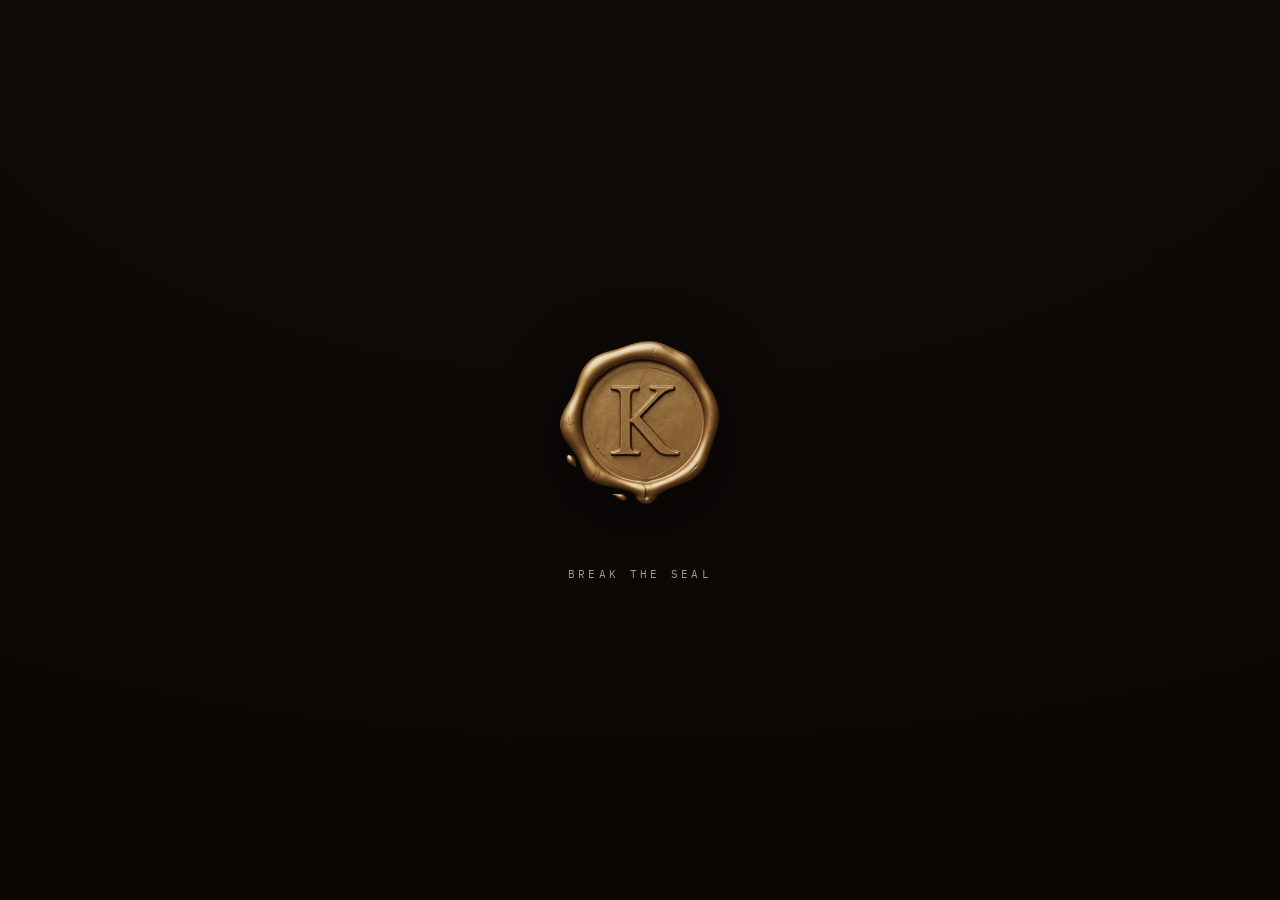
<file: hello/index.html>
<!doctype html>
<html lang="en">
<head>
<meta charset="utf-8">
<meta name="viewport" content="width=device-width, initial-scale=1, viewport-fit=cover">
<title>Karl</title>
<meta name="robots" content="noindex, nofollow, noarchive">
<meta name="referrer" content="no-referrer">
<meta name="theme-color" content="#100C09">
<link rel="icon" href="../favicon.svg" type="image/svg+xml">
<style>
  html, body { margin: 0; padding: 0; background: #0A0705; }
</style>
</head>
<body>
<div id="root"></div>
<script src="./bundle.js"></script>
</body>
</html>
</file>
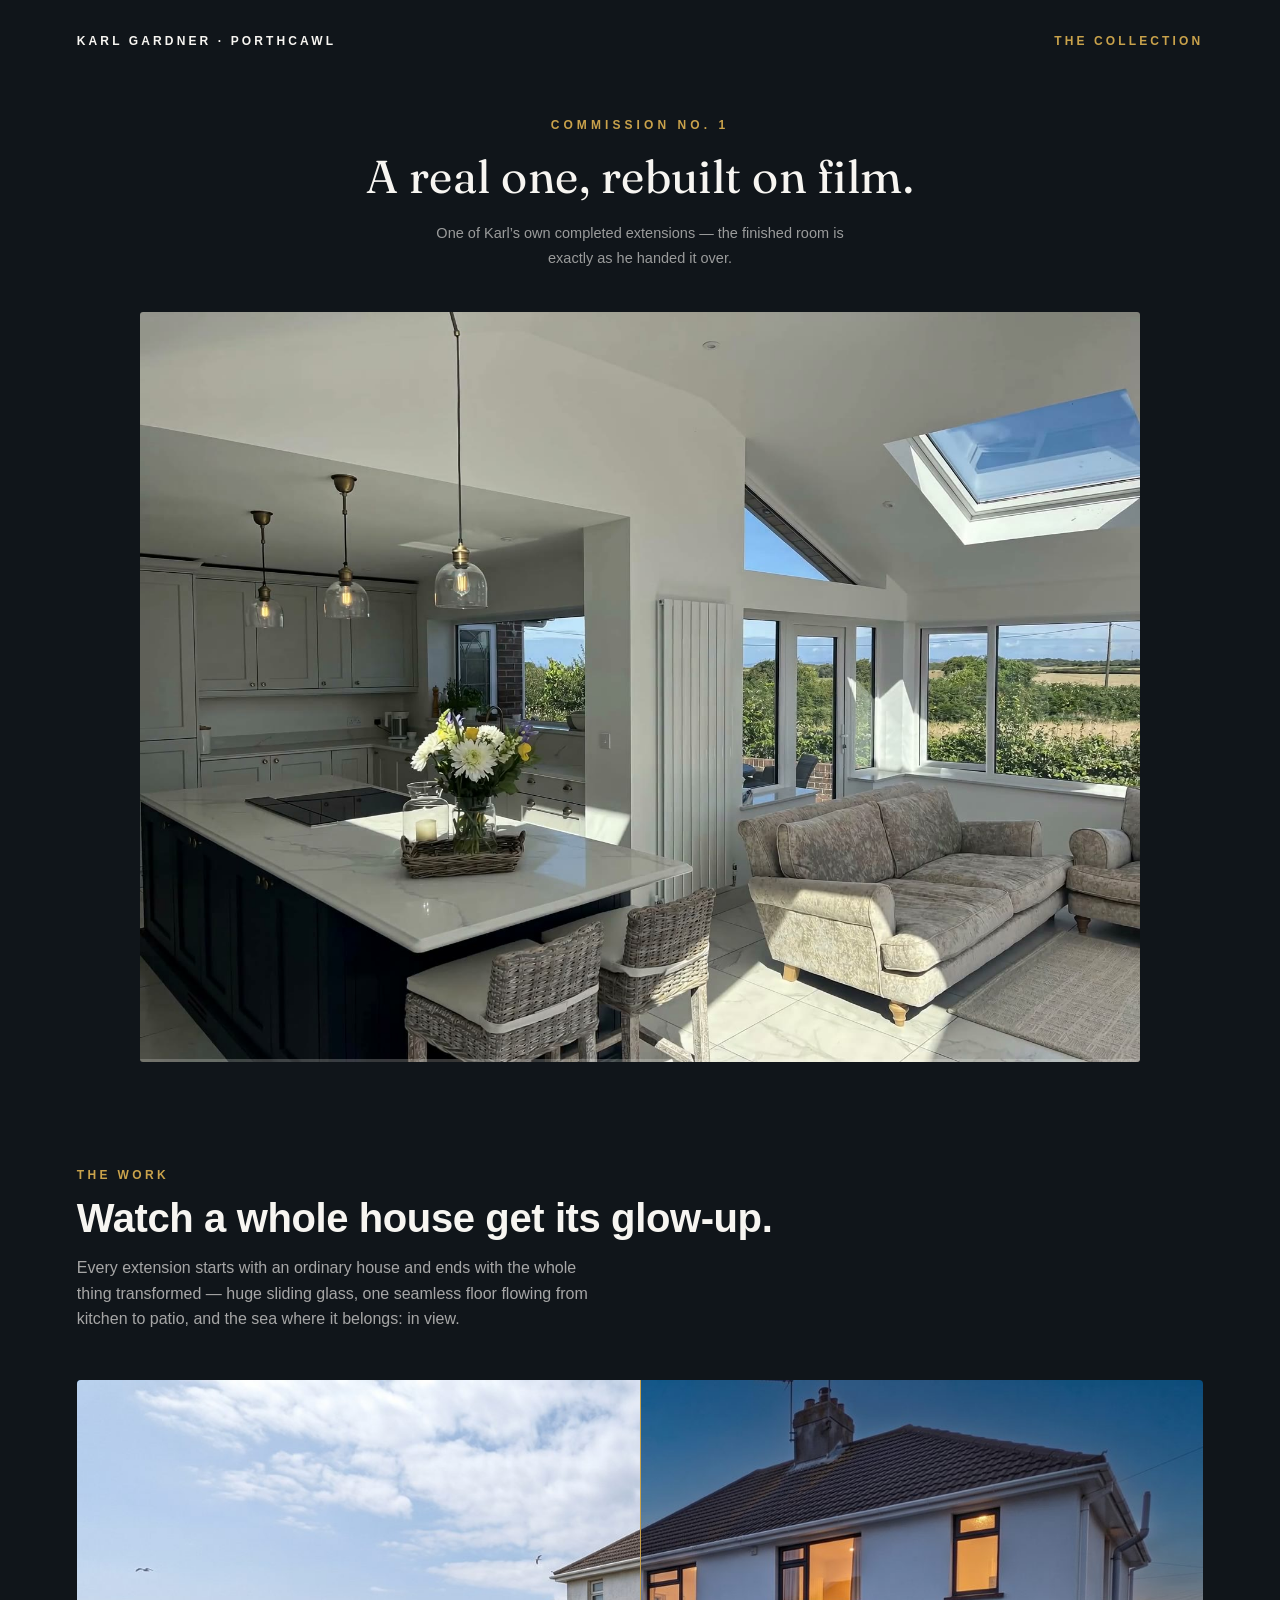
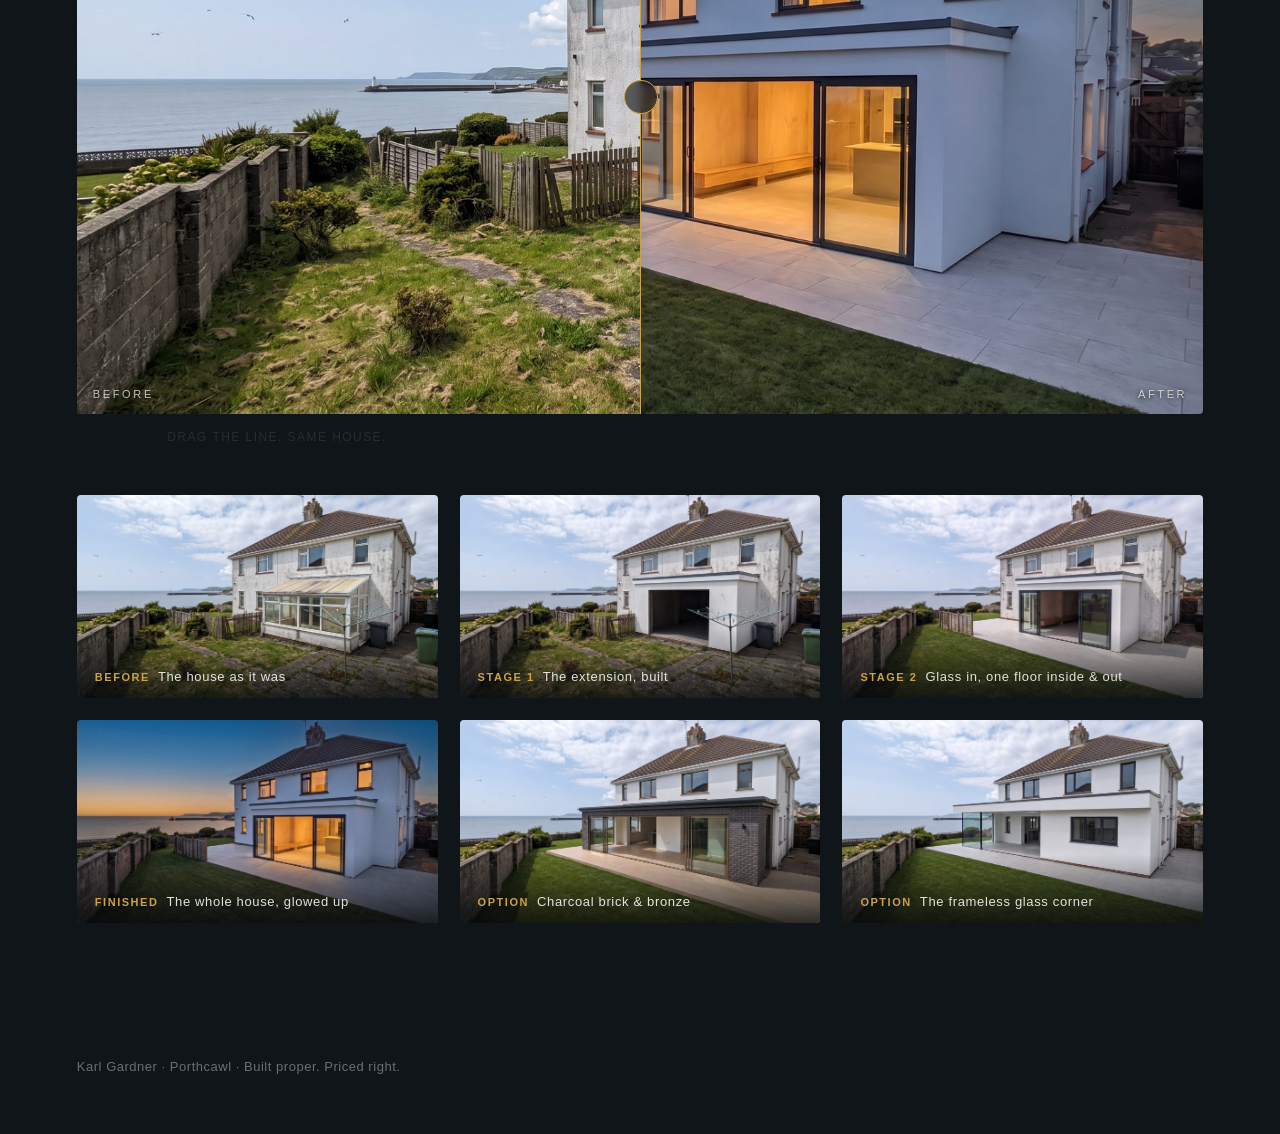
<file: work.html>
<!doctype html>
<html lang="en">
<head>
<meta charset="utf-8">
<meta name="viewport" content="width=device-width, initial-scale=1">
<title>The Work — Karl Gardner, Porthcawl</title>
<meta name="description" content="Watch a whole Porthcawl house get its glow-up — from tired lean-to to glass, one seamless floor and the sea in view.">
<meta property="og:title" content="The Work — Karl Gardner, Porthcawl">
<meta property="og:description" content="Watch a whole Porthcawl house get its glow-up.">
<meta property="og:image" content="./media/og.jpg">
<meta name="robots" content="noindex, nofollow">
<link rel="icon" href="./favicon.svg" type="image/svg+xml">
<link rel="stylesheet" href="./style.css">
</head>
<body>

<div class="page-head">
  <a href="./index.html">Karl Gardner &middot; Porthcawl</a>
  <a class="gold" href="./index.html#collection">The Collection</a>
</div>

<section class="own-job">
  <div class="kicker">Commission No. 1</div>
  <h2>A real one, rebuilt on film.</h2>
  <p class="own-job-note">One of Karl&rsquo;s own completed extensions &mdash; the finished room is exactly as he handed it over.</p>
  <div class="own-job-frame">
    <video id="ownJobVideo" muted playsinline preload="metadata"
           disablepictureinpicture disableremoteplayback
           controlslist="nodownload noplaybackrate noremoteplayback"
           data-src="./media/karl-own-job.mp4" data-src-m="./media/m/karl-own-job.mp4"
           poster="./media/poster-own-job.jpg"></video>
    <div class="own-job-progress" id="ownJobProgress" aria-hidden="true"><i></i></div>
  </div>
</section>

<section class="board">
  <div class="kicker">The work</div>
  <h2>Watch a whole house get its glow-up.</h2>
  <p>Every extension starts with an ordinary house and ends with the whole thing transformed — huge sliding glass, one seamless floor flowing from kitchen to patio, and the sea where it belongs: in view.</p>

  <div class="compare" id="compare">
    <img class="after" src="./media/stills/S3-glowup-dusk.jpg" alt="The same house, finished and glowing at dusk">
    <div class="before-wrap" id="beforeWrap">
      <img class="before" src="./media/stills/S0-before.jpg" alt="The same house before — tired lean-to and cracked patio">
    </div>
    <div class="handle" id="compareHandle"><span></span></div>
    <div class="compare-label left">Before</div>
    <div class="compare-label right">After</div>
  </div>
  <p class="compare-hint">Drag the line. Same house.</p>

  <div class="grid">
    <figure class="card"><img src="./media/stills/S0-before.jpg" alt="The house before — tired lean-to conservatory"><figcaption><span class="tag">Before</span>The house as it was</figcaption></figure>
    <figure class="card"><img src="./media/stills/S1-shell.jpg" alt="Extension shell built"><figcaption><span class="tag">Stage 1</span>The extension, built</figcaption></figure>
    <figure class="card"><img src="./media/stills/S2-glass-floor.jpg" alt="Glass in, one floor inside and out"><figcaption><span class="tag">Stage 2</span>Glass in, one floor inside &amp; out</figcaption></figure>
    <figure class="card"><img src="./media/stills/S3-glowup-dusk.jpg" alt="The whole house renovated, glowing at dusk"><figcaption><span class="tag">Finished</span>The whole house, glowed up</figcaption></figure>
    <figure class="card"><img src="./media/stills/V1-brick-bronze.jpg" alt="Charcoal brick and bronze glass option"><figcaption><span class="tag">Option</span>Charcoal brick &amp; bronze</figcaption></figure>
    <figure class="card"><img src="./media/stills/V2-glass-corner.jpg" alt="Frameless glass corner option"><figcaption><span class="tag">Option</span>The frameless glass corner</figcaption></figure>
  </div>
</section>

<footer>Karl Gardner &middot; Porthcawl &middot; Built proper. Priced right.</footer>

<script>
// Commission No. 1 — plays, holds on the finished room, then runs again.
// Display only: no controls, no play button, poster stands in if blocked.
(function () {
  var HOLD_MS = 8000;
  var v = document.getElementById('ownJobVideo');
  var bar = document.getElementById('ownJobProgress');
  if (!v) return;

  v.src = v.getAttribute(window.matchMedia('(max-width: 768px)').matches ? 'data-src-m' : 'data-src');

  v.addEventListener('playing', function () {
    v.__everPlayed = true;
    v.classList.add('qs-playing');
  });

  function still() {
    if (v.__everPlayed || v.__fellBack) return;
    v.__fellBack = true;
    var d = document.createElement('div');
    d.className = 'qs-noplay-still';
    d.style.backgroundImage = 'url("' + v.getAttribute('poster') + '")';
    v.parentElement.insertBefore(d, v);
  }

  v.addEventListener('timeupdate', function () {
    if (bar && bar.firstChild && v.duration) {
      bar.firstChild.style.width = Math.min(100, (v.currentTime / v.duration) * 100) + '%';
    }
  });

  v.addEventListener('ended', function () {
    if (bar && bar.firstChild) bar.firstChild.style.width = '100%';
    setTimeout(function () {
      v.currentTime = 0;
      v.play().catch(function () {});
    }, HOLD_MS);
  });

  // Only start once it is actually on screen.
  function start() {
    var p = v.play();
    if (p) p.catch(still);
    setTimeout(function () { if (!v.__everPlayed) still(); }, 1800);
  }
  if ('IntersectionObserver' in window) {
    var io = new IntersectionObserver(function (es) {
      es.forEach(function (e) { if (e.isIntersecting) { start(); io.disconnect(); } });
    }, { threshold: 0.25 });
    io.observe(v);
  } else { start(); }

  ['pointerdown', 'touchstart', 'keydown'].forEach(function (evt) {
    document.addEventListener(evt, function () {
      if (v.__everPlayed) return;
      var s = v.parentElement.querySelector('.qs-noplay-still');
      if (s) s.remove();
      v.__fellBack = false;
      v.play().catch(function () {});
    }, { passive: true });
  });
})();

(function () {
  var box = document.getElementById('compare');
  var wrap = document.getElementById('beforeWrap');
  var handle = document.getElementById('compareHandle');
  if (!box) return;
  function setX(clientX) {
    var r = box.getBoundingClientRect();
    var x = Math.min(Math.max(clientX - r.left, 0), r.width);
    var pct = (x / r.width) * 100;
    wrap.style.width = pct + '%';
    handle.style.left = pct + '%';
  }
  var dragging = false;
  box.addEventListener('pointerdown', function (e) { dragging = true; setX(e.clientX); box.setPointerCapture(e.pointerId); });
  box.addEventListener('pointermove', function (e) { if (dragging) setX(e.clientX); });
  ['pointerup', 'pointercancel'].forEach(function (evt) {
    box.addEventListener(evt, function () { dragging = false; });
  });
})();
</script>
<script src="./reveal.js"></script>
<script src="./sticky-cta.js"></script>
<script src="./letter-glow.js"></script>
</body>
</html>
</file>
<file: style.css>
@import url('https://fonts.googleapis.com/css2?family=Fraunces:opsz,wght@9..144,400;9..144,600&display=swap');

* { margin: 0; padding: 0; box-sizing: border-box; }
:root {
  --ink: #10151a;
  --paper: #f7f5f1;
  --gold: #c9a24b;
  --sea: #23404d;
}
body { font-family: 'Helvetica Neue', Helvetica, Arial, sans-serif; background: var(--ink); color: var(--paper); }

.hero { position: relative; overflow: hidden; height: 100svh; min-height: 560px; }
.hero-media { position: absolute; inset: 0; }
.hero-media video,
.hero-freeze,
.hero-fallback,
.qs-noplay-still {
  position: absolute; inset: 0;
  width: 100%; height: 100%;
  object-fit: cover;
}
.hero-fallback, .qs-noplay-still { background: center/cover no-repeat url('./media/poster.jpg'); }
.hero-fallback { opacity: 0; pointer-events: none; transition: opacity .2s linear; }
.hero-fallback.is-shown { opacity: 1; }
.hero-media video { pointer-events: none; opacity: 0; transition: opacity .25s linear; }
.hero-media video.qs-playing { opacity: 1; }
video::-webkit-media-controls,
video::-webkit-media-controls-start-playback-button,
video::-webkit-media-controls-panel,
video::-webkit-media-controls-overlay-play-button {
  display: none !important;
  -webkit-appearance: none;
}
/* Snaps ON instantly, fades OFF. The fade-in was the bug: for 120ms the
   canvas was still translucent while the video underneath had already
   swapped source and was painting its poster — a bright flash at each join. */
.hero-freeze { opacity: 0; transition: opacity .12s linear; pointer-events: none; }
.hero-freeze.is-shown { opacity: 1; transition: none; }
.hero-scrim {
  position: absolute; inset: 0;
  background: linear-gradient(180deg, rgba(0,0,0,.45) 0%, rgba(0,0,0,.12) 45%, rgba(0,0,0,.58) 100%);
}
.top-nav {
  position: absolute; z-index: 3; top: 0; left: 0; right: 0;
  display: flex; justify-content: space-between; align-items: center;
  padding: 26px 6vw;
}
.top-nav .brand, .top-nav .navlink {
  color: var(--paper); text-decoration: none;
  font-size: 12px; letter-spacing: .26em; text-transform: uppercase; font-weight: 700;
  text-shadow: 0 1px 4px rgba(0,0,0,.85);
}
.top-nav .navlink { color: var(--gold); }
.top-nav .navlink:hover { color: var(--paper); }
.hero-copy {
  position: relative; z-index: 2;
  height: 100%;
  display: flex; flex-direction: column; justify-content: center;
  padding: 0 6vw;
  max-width: 640px;
}
.hero-copy .kicker {
  font-size: 14px; letter-spacing: .28em; text-transform: uppercase;
  color: var(--gold); margin-bottom: 18px; font-weight: 700;
  text-shadow: 0 1px 4px rgba(0,0,0,.85), 0 2px 14px rgba(0,0,0,.6);
}
.hero-copy h1 {
  font-size: clamp(38px, 5.4vw, 68px);
  line-height: 1.03; font-weight: 700; letter-spacing: -.015em;
  text-shadow: 0 2px 24px rgba(0,0,0,.45);
}
.hero-copy p {
  margin-top: 20px; font-size: clamp(16px, 1.6vw, 19px);
  line-height: 1.5; color: rgba(247,245,241,.92); max-width: 44ch;
  text-shadow: 0 1px 12px rgba(0,0,0,.5);
}
/* Gold leaf, stamped — same foil as the wax-sealed card. */
.btn {
  display: inline-block; margin-top: 32px; align-self: flex-start;
  background: url('./media/foil.jpg') center/cover no-repeat, var(--gold);
  color: #1a1408;
  padding: 15px 34px; font-size: 15px; font-weight: 700;
  letter-spacing: .06em; text-transform: uppercase; text-decoration: none;
  border-radius: 2px;
  box-shadow:
    inset 0 1px 0 rgba(255,242,205,.42),
    inset 0 -1px 0 rgba(0,0,0,.30),
    0 8px 22px rgba(0,0,0,.45);
  text-shadow: 0 1px 0 rgba(255,240,200,.28);
  transition: transform .12s ease, box-shadow .12s ease;
}
.btn:active {
  transform: translateY(1px);
  box-shadow:
    inset 0 1px 0 rgba(255,242,205,.30),
    inset 0 -1px 0 rgba(0,0,0,.34),
    0 4px 12px rgba(0,0,0,.4);
}
.sound-toggle {
  position: absolute; z-index: 3; right: 24px; bottom: 24px;
  display: flex; align-items: center; gap: 9px;
  background: rgba(12,14,16,.55); color: var(--paper);
  border: 1px solid rgba(247,245,241,.28);
  border-radius: 999px; padding: 10px 18px;
  font-size: 13px; letter-spacing: .04em; cursor: pointer;
  backdrop-filter: blur(6px);
}
.sound-toggle .dot { width: 8px; height: 8px; border-radius: 50%; background: var(--gold); }
.sound-toggle.is-muted .dot { background: rgba(247,245,241,.4); }

/* Hero progress — one bar across the whole cycle, so it reads as "more to
   come" rather than "this clip". Display only, never a control. */
.hero-progress {
  position: absolute; z-index: 3; left: 0; right: 0; bottom: 0;
  height: 3px; overflow: hidden;
  background: rgba(247,245,241,.22);
  pointer-events: none;
}
.hero-progress i {
  display: block; height: 100%; width: 0;
  background: var(--gold);
  /* No transition — a rAF loop drives the width, so easing would only lag. */
}

/* Commission No. 1 — a real Karl Gardner job, on the Work page */
.own-job { padding: 70px 6vw 10px; text-align: center; }
.own-job .kicker {
  font-size: 12px; letter-spacing: .34em; text-transform: uppercase;
  color: var(--gold); font-weight: 600;
}
.own-job h2 {
  margin-top: 16px; font-weight: 400;
  font-family: 'Fraunces', Didot, Georgia, serif;
  font-size: clamp(28px, 3.6vw, 48px); letter-spacing: .01em;
}
.own-job-note {
  margin: 16px auto 0; max-width: 52ch;
  color: rgba(247,245,241,.6); font-size: 14.5px; line-height: 1.7;
}
.own-job-frame {
  position: relative; margin: 42px auto 0; max-width: 1000px;
  border-radius: 3px; overflow: hidden; background: #0b0e11;
}
.own-job-frame video {
  display: block; width: 100%; height: auto;
  opacity: 0; transition: opacity .4s linear;
}
.own-job-frame video.qs-playing { opacity: 1; }
.own-job-frame .qs-noplay-still {
  position: absolute; inset: 0; background: center/cover no-repeat;
}
.own-job-progress {
  position: absolute; left: 0; right: 0; bottom: 0; height: 3px;
  background: rgba(247,245,241,.22); pointer-events: none;
}
.own-job-progress i {
  display: block; height: 100%; width: 0;
  background: var(--gold); transition: width .25s linear;
}

/* Work page */
.page-head { padding: 34px 6vw 0; display: flex; justify-content: space-between; align-items: center; }
.page-head a {
  color: var(--paper); text-decoration: none;
  font-size: 12px; letter-spacing: .26em; text-transform: uppercase; font-weight: 700;
}
.page-head a.gold { color: var(--gold); }
.page-head a:hover { color: var(--gold); }
.board { padding: 96px 6vw; background: var(--ink); }
.board .kicker {
  font-size: 12px; letter-spacing: .28em; text-transform: uppercase;
  color: var(--gold); font-weight: 600;
}
.board h2 { font-size: clamp(26px, 3.2vw, 40px); margin-top: 14px; font-weight: 700; letter-spacing: -.01em; }
.board > p { margin-top: 14px; color: rgba(247,245,241,.65); max-width: 60ch; line-height: 1.6; }
.grid {
  margin-top: 48px;
  display: grid; gap: 22px;
  grid-template-columns: repeat(auto-fit, minmax(300px, 1fr));
}
.card { position: relative; border-radius: 4px; overflow: hidden; }
.card img { display: block; width: 100%; aspect-ratio: 16/9; object-fit: cover; }
.card figcaption {
  position: absolute; left: 0; right: 0; bottom: 0;
  padding: 40px 18px 14px;
  background: linear-gradient(180deg, transparent, rgba(8,10,12,.82));
  font-size: 13px; letter-spacing: .05em; color: rgba(247,245,241,.9);
}
.card .tag {
  display: inline-block; margin-right: 8px;
  color: var(--gold); font-weight: 700; letter-spacing: .14em; text-transform: uppercase; font-size: 11px;
}

/* Collection */
.collection { padding: 110px 6vw 90px; background: #0c1014; border-top: 1px solid rgba(201,162,75,.25); }
.collection .kicker {
  font-size: 12px; letter-spacing: .34em; text-transform: uppercase;
  color: var(--gold); font-weight: 600; text-align: center;
}
.collection h2 {
  margin-top: 16px; text-align: center; font-weight: 400;
  font-family: 'Fraunces', Didot, Georgia, serif;
  font-size: clamp(30px, 3.8vw, 52px); letter-spacing: .01em;
}
.collection .ethos {
  margin: 18px auto 0; max-width: 52ch; text-align: center;
  color: rgba(247,245,241,.6); line-height: 1.7; font-size: 15px;
}
.models {
  margin-top: 72px;
  display: grid; gap: 40px;
  grid-template-columns: repeat(auto-fit, minmax(290px, 1fr));
  max-width: 1280px; margin-left: auto; margin-right: auto;
}
.model { text-align: center; }
.model .frame { overflow: hidden; border-radius: 2px; }
.model img {
  display: block; width: 100%; aspect-ratio: 4/3; object-fit: cover;
  transition: transform 1.2s ease;
}
.model:hover img { transform: scale(1.04); }
.model h3 {
  margin-top: 30px; font-family: 'Fraunces', Didot, Georgia, serif;
  font-weight: 400; font-size: 27px; letter-spacing: .02em;
}
.model .line {
  width: 34px; height: 1px; background: var(--gold);
  margin: 18px auto;
}
.model .desc {
  color: rgba(247,245,241,.62); font-size: 14px; line-height: 1.7;
  max-width: 34ch; margin: 0 auto;
}
.model .specs {
  list-style: none; margin: 22px auto 0; padding: 0;
  font-size: 12.5px; letter-spacing: .12em; text-transform: uppercase;
  color: rgba(247,245,241,.45); line-height: 2.2;
}
.model .price {
  margin-top: 24px; font-size: 15px; letter-spacing: .08em;
  color: var(--paper);
}
.model .price small {
  display: block; margin-top: 4px;
  font-size: 11px; letter-spacing: .2em; text-transform: uppercase;
  color: rgba(247,245,241,.4);
}
.model { cursor: pointer; }
.model .frame { border: 1px solid transparent; transition: border-color .4s ease; }
.model.is-chosen .frame { border-color: rgba(201,162,75,.75); }
.model.is-chosen h3 { color: var(--gold); }
.model:focus { outline: none; }

/* The Commission */
.commission { margin-top: 120px; }
.commission-head { text-align: center; }
.commission .steps {
  margin: 64px auto 0; max-width: 1280px;
  display: grid; gap: 44px;
  grid-template-columns: repeat(auto-fit, minmax(230px, 1fr));
}
.commission .step { text-align: center; padding: 0 8px; }
.commission .numeral {
  display: block;
  font-family: 'Fraunces', Didot, Georgia, serif;
  font-size: 44px; color: var(--gold); line-height: 1;
}
.commission .step h4 {
  margin-top: 18px;
  font-size: 13px; letter-spacing: .22em; text-transform: uppercase;
  font-weight: 700;
}
.commission .step p {
  margin: 16px auto 0; max-width: 30ch;
  color: rgba(247,245,241,.58); font-size: 14px; line-height: 1.75;
}
.invite-note {
  margin-bottom: 22px;
  font-size: 11.5px; letter-spacing: .3em; text-transform: uppercase;
  color: rgba(247,245,241,.4);
}

.collection .invite { margin-top: 80px; text-align: center; }
.collection .invite a {
  display: inline-block; color: var(--gold); text-decoration: none;
  font-size: 13px; letter-spacing: .26em; text-transform: uppercase;
  padding: 16px 40px; border: 1px solid rgba(201,162,75,.55);
  transition: background .3s ease, color .3s ease;
}
.collection .invite a:hover { background: url('./media/foil.jpg') center/cover no-repeat, var(--gold); color: #1a1408; }
.collection .footnote {
  margin-top: 26px; text-align: center;
  color: rgba(247,245,241,.35); font-size: 12.5px; letter-spacing: .04em;
}

/* Model cards are links */
a.model { display: block; color: inherit; text-decoration: none; }
.model .discover {
  display: inline-block; margin-top: 20px;
  color: var(--gold); font-size: 11.5px; letter-spacing: .3em; text-transform: uppercase;
  border-bottom: 1px solid rgba(201,162,75,.5); padding-bottom: 4px;
}
.model:hover .discover { border-bottom-color: var(--gold); }

.back-chip {
  display: inline-flex; align-items: center; gap: 10px;
  color: var(--paper); text-decoration: none;
  font-size: 12px; letter-spacing: .2em; text-transform: uppercase; font-weight: 700;
  background: rgba(12,14,16,.55); border: 1px solid rgba(247,245,241,.3);
  border-radius: 999px; padding: 11px 22px;
  backdrop-filter: blur(6px);
  transition: border-color .3s ease, color .3s ease;
}
.back-chip .arrow { color: var(--gold); font-size: 15px; }
.back-chip:hover { border-color: var(--gold); color: var(--gold); }

/* Model pages */
.model-hero { position: relative; overflow: hidden; height: 100svh; min-height: 520px; }
.model-hero .hero-media video { pointer-events: none; }
.model-hero-copy {
  position: absolute; z-index: 2; left: 6vw; bottom: 9vh;
}
.model-hero-copy .kicker {
  font-size: 12px; letter-spacing: .3em; text-transform: uppercase;
  color: var(--gold); font-weight: 700;
  text-shadow: 0 1px 4px rgba(0,0,0,.85);
}
.model-hero-copy h1 {
  margin-top: 14px;
  font-family: 'Fraunces', Didot, Georgia, serif;
  font-weight: 400; font-size: clamp(44px, 6.5vw, 88px); letter-spacing: .01em;
  text-shadow: 0 2px 24px rgba(0,0,0,.5);
}
.model-detail {
  padding: 100px 6vw 80px; text-align: center;
  background: #0c1014;
}
.model-detail .desc {
  max-width: 62ch; margin: 0 auto;
  color: rgba(247,245,241,.72); font-size: 16.5px; line-height: 1.9;
}
.model-detail .specs {
  list-style: none; margin: 40px auto 0; padding: 0;
  font-size: 12.5px; letter-spacing: .12em; text-transform: uppercase;
  color: rgba(247,245,241,.45); line-height: 2.3;
}
.model-detail .price { margin-top: 36px; font-size: 17px; letter-spacing: .08em; }
.model-detail .price small {
  display: block; margin-top: 5px;
  font-size: 11px; letter-spacing: .2em; text-transform: uppercase;
  color: rgba(247,245,241,.4);
}
.model-detail .invite { margin-top: 48px; text-align: center; }
.model-detail .invite a {
  display: inline-block; color: var(--gold); text-decoration: none;
  font-size: 13px; letter-spacing: .26em; text-transform: uppercase;
  padding: 16px 40px; border: 1px solid rgba(201,162,75,.55);
  transition: background .3s ease, color .3s ease;
}
.model-detail .invite a:hover { background: url('./media/foil.jpg') center/cover no-repeat, var(--gold); color: #1a1408; }

/* Words from the Twelve */
.quotes {
  position: relative; text-align: center;
  padding: 110px 6vw; background: var(--ink);
  border-top: 1px solid rgba(201,162,75,.18);
  min-height: 340px;
}
.quotes .kicker {
  font-size: 12px; letter-spacing: .34em; text-transform: uppercase;
  color: var(--gold); font-weight: 600;
}
.quote {
  position: absolute; left: 6vw; right: 6vw; top: 170px;
  opacity: 0; transition: opacity 1.2s ease; pointer-events: none;
}
.quote.is-shown { opacity: 1; }
.quote p {
  font-family: 'Fraunces', Didot, Georgia, serif;
  font-size: clamp(22px, 2.8vw, 34px); font-weight: 400; line-height: 1.45;
  max-width: 34ch; margin: 0 auto;
}
.quote cite {
  display: block; margin-top: 26px; font-style: normal;
  font-size: 11.5px; letter-spacing: .26em; text-transform: uppercase;
  color: rgba(247,245,241,.45);
}

/* Guarantee */
.guarantee {
  text-align: center; padding: 90px 6vw;
  background: #0c1014; border-top: 1px solid rgba(201,162,75,.18);
}
.guarantee .g-line { width: 34px; height: 1px; background: var(--gold); margin: 0 auto 26px; }
.guarantee h2 {
  font-family: 'Fraunces', Didot, Georgia, serif;
  font-weight: 400; font-size: clamp(26px, 3vw, 40px);
}
.guarantee p {
  margin: 16px auto 0; max-width: 52ch;
  color: rgba(247,245,241,.6); font-size: 14.5px; line-height: 1.8;
}

/* The Appointment */
.appointment {
  text-align: center; padding: 110px 6vw 120px;
  background: var(--ink); border-top: 1px solid rgba(201,162,75,.18);
}
.appointment .kicker {
  font-size: 12px; letter-spacing: .34em; text-transform: uppercase;
  color: var(--gold); font-weight: 600;
}
.appointment h2 {
  margin-top: 16px;
  font-family: 'Fraunces', Didot, Georgia, serif;
  font-weight: 400; font-size: clamp(28px, 3.4vw, 46px);
}
.appointment .note {
  margin: 18px auto 0; max-width: 46ch;
  color: rgba(247,245,241,.6); font-size: 14.5px; line-height: 1.8;
}
.appointment form {
  margin: 44px auto 0; max-width: 420px;
  display: flex; flex-direction: column; gap: 14px;
}
.appointment input {
  background: transparent; border: 1px solid rgba(247,245,241,.22);
  color: var(--paper); padding: 15px 18px; font-size: 15px;
  border-radius: 2px; font-family: inherit;
}
.appointment input::placeholder { color: rgba(247,245,241,.35); }
.appointment input:focus { outline: none; border-color: rgba(201,162,75,.7); }
.appointment button {
  margin-top: 12px; cursor: pointer;
  background: url('./media/foil.jpg') center/cover no-repeat, var(--gold);
  border: none; color: #1a1408;
  padding: 16px; font-size: 13px; font-weight: 700;
  letter-spacing: .22em; text-transform: uppercase; border-radius: 2px;
  font-family: inherit;
  box-shadow:
    inset 0 1px 0 rgba(255,242,205,.42),
    inset 0 -1px 0 rgba(0,0,0,.30),
    0 8px 22px rgba(0,0,0,.45);
  text-shadow: 0 1px 0 rgba(255,240,200,.28);
  transition: transform .12s ease, box-shadow .12s ease;
}
.appointment button:active {
  transform: translateY(1px);
  box-shadow:
    inset 0 1px 0 rgba(255,242,205,.30),
    inset 0 -1px 0 rgba(0,0,0,.34),
    0 4px 12px rgba(0,0,0,.4);
}

/* Before / after compare */
.compare {
  position: relative; margin-top: 48px;
  aspect-ratio: 16/9; overflow: hidden; border-radius: 4px;
  touch-action: none; cursor: ew-resize; user-select: none;
}
.compare img {
  position: absolute; top: 0; left: 0;
  width: 100%; height: 100%; object-fit: cover; display: block;
  max-width: none;
}
.compare .before-wrap {
  position: absolute; inset: 0; width: 50%; overflow: hidden;
}
.compare .before-wrap img { width: auto; height: 100%; }
.compare .handle {
  position: absolute; top: 0; bottom: 0; left: 50%;
  width: 1px; background: var(--gold); pointer-events: none;
}
.compare .handle span {
  position: absolute; top: 50%; left: 50%;
  transform: translate(-50%, -50%);
  width: 34px; height: 34px; border-radius: 50%;
  border: 1px solid var(--gold); background: rgba(12,14,16,.6);
  backdrop-filter: blur(4px);
}
.compare-label {
  position: absolute; bottom: 14px;
  font-size: 11px; letter-spacing: .24em; text-transform: uppercase;
  color: rgba(247,245,241,.75); text-shadow: 0 1px 4px rgba(0,0,0,.8);
  pointer-events: none;
}
.compare-label.left { left: 16px; }
.compare-label.right { right: 16px; }
.compare-hint {
  margin-top: 14px; text-align: center;
  color: rgba(247,245,241,.35); font-size: 12px; letter-spacing: .12em; text-transform: uppercase;
}

/* Scroll reveal — one slow breath, once */
.rv { opacity: 0; transform: translateY(14px); transition: opacity 1.1s ease, transform 1.1s ease; }
.rv-in { opacity: 1; transform: none; }
@media (prefers-reduced-motion: reduce) {
  .rv { opacity: 1; transform: none; transition: none; }
}

/* Postcode whisper */
.pc-whisper {
  min-height: 18px; margin-top: 2px;
  font-size: 12px; letter-spacing: .14em; text-transform: uppercase;
  color: var(--gold); opacity: 0; transition: opacity .6s ease;
  text-align: left; padding-left: 2px;
}
.pc-whisper.is-shown { opacity: 1; }

/* Sticky appointment pill — same gold leaf as the card. Quiet by design:
   hidden over any hero and over the real form, fades rather than pops. */
.sticky-cta {
  position: fixed; z-index: 40;
  right: 22px; bottom: calc(22px + env(safe-area-inset-bottom, 0px));
  background: url('./media/foil.jpg') center/cover no-repeat, var(--gold);
  color: #1a1408; text-decoration: none;
  padding: 13px 22px; border-radius: 999px;
  font-size: 11.5px; letter-spacing: .16em; text-transform: uppercase; font-weight: 700;
  box-shadow:
    inset 0 1px 0 rgba(255,242,205,.42),
    inset 0 -1px 0 rgba(0,0,0,.30),
    0 8px 22px rgba(0,0,0,.5);
  text-shadow: 0 1px 0 rgba(255,240,200,.28);
  opacity: 0; transform: translateY(10px); pointer-events: none;
  transition: opacity .35s ease, transform .35s ease;
}
.sticky-cta.is-shown { opacity: 1; transform: none; pointer-events: auto; }
/* Karl's return chip — the same gold, with a soft pulse so it catches the
   eye once without ever moving or blocking anything. */
.sticky-cta.is-lee::before { content: '\2190\00a0'; }
.sticky-cta.is-lee.is-shown { animation: cta-notice 2.6s ease-out 1 both; }
@keyframes cta-notice {
  0%   { box-shadow: inset 0 1px 0 rgba(255,242,205,.42), inset 0 -1px 0 rgba(0,0,0,.30), 0 8px 22px rgba(0,0,0,.5), 0 0 0 0 rgba(201,162,75,.55); }
  55%  { box-shadow: inset 0 1px 0 rgba(255,242,205,.42), inset 0 -1px 0 rgba(0,0,0,.30), 0 8px 22px rgba(0,0,0,.5), 0 0 0 14px rgba(201,162,75,0); }
  100% { box-shadow: inset 0 1px 0 rgba(255,242,205,.42), inset 0 -1px 0 rgba(0,0,0,.30), 0 8px 22px rgba(0,0,0,.5), 0 0 0 0 rgba(201,162,75,0); }
}
@media (prefers-reduced-motion: reduce) {
  .sticky-cta.is-lee.is-shown { animation: none; }
}
.sticky-cta:active { transform: translateY(1px); }
.sticky-cta:focus-visible { outline: 2px solid var(--gold); outline-offset: 3px; }
@media (max-width: 560px) {
  .sticky-cta {
    right: 14px; left: auto;
    bottom: calc(14px + env(safe-area-inset-bottom, 0px));
    padding: 12px 18px; font-size: 11px; letter-spacing: .12em;
  }
}
@media (prefers-reduced-motion: reduce) {
  .sticky-cta { transition: none; transform: none; }
}

/* Letter-by-letter reveal. Words stay whole so line breaking is unchanged;
   only the characters inside them change opacity. The sweep's leading edge
   carries gold light that settles back into the text's own colour. */
.lg-w { display: inline-block; white-space: nowrap; }
.lg-c { will-change: opacity; transition: color .35s ease; }
.lg-c.lg-hot { color: var(--gold); }

/* Prices set like an engraving, not a spreadsheet. */
.model .price, .model-detail .price {
  font-family: 'Fraunces', Didot, Georgia, serif;
  font-feature-settings: 'onum' 1;
  font-size: 18px; letter-spacing: .02em;
}

/* THE WORK stays pinned top-right as you scroll, breathing gold so the way
   deeper into the site is never lost. */
.top-nav .navlink {
  position: fixed; top: 26px; right: 6vw; z-index: 41;
  animation: work-breathe 4.5s ease-in-out infinite;
}
@keyframes work-breathe {
  0%, 100% { text-shadow: 0 1px 4px rgba(0,0,0,.85), 0 0 10px rgba(201,162,75,.25); }
  50%      { text-shadow: 0 1px 4px rgba(0,0,0,.85), 0 0 18px rgba(231,205,127,.6); }
}
@media (prefers-reduced-motion: reduce) {
  .top-nav .navlink { animation: none; }
}


/* Typeset like print: headlines break in balanced halves, paragraphs never
   strand a single word on the last line. */
.collection h2, .commission-head h2, .guarantee h2, .appointment h2,
.board h2, .own-job h2, .model h3, .model-hero-copy h1 { text-wrap: balance; }
.ethos, .board > p, .own-job-note, .appointment .note,
.commission .step p, .model .desc, .guarantee p { text-wrap: pretty; }

footer { padding: 40px 6vw 60px; color: rgba(247,245,241,.4); font-size: 13px; letter-spacing: .04em; }

@media (prefers-reduced-motion: reduce) {
  .hero-media video { display: none; }
}
</file>
